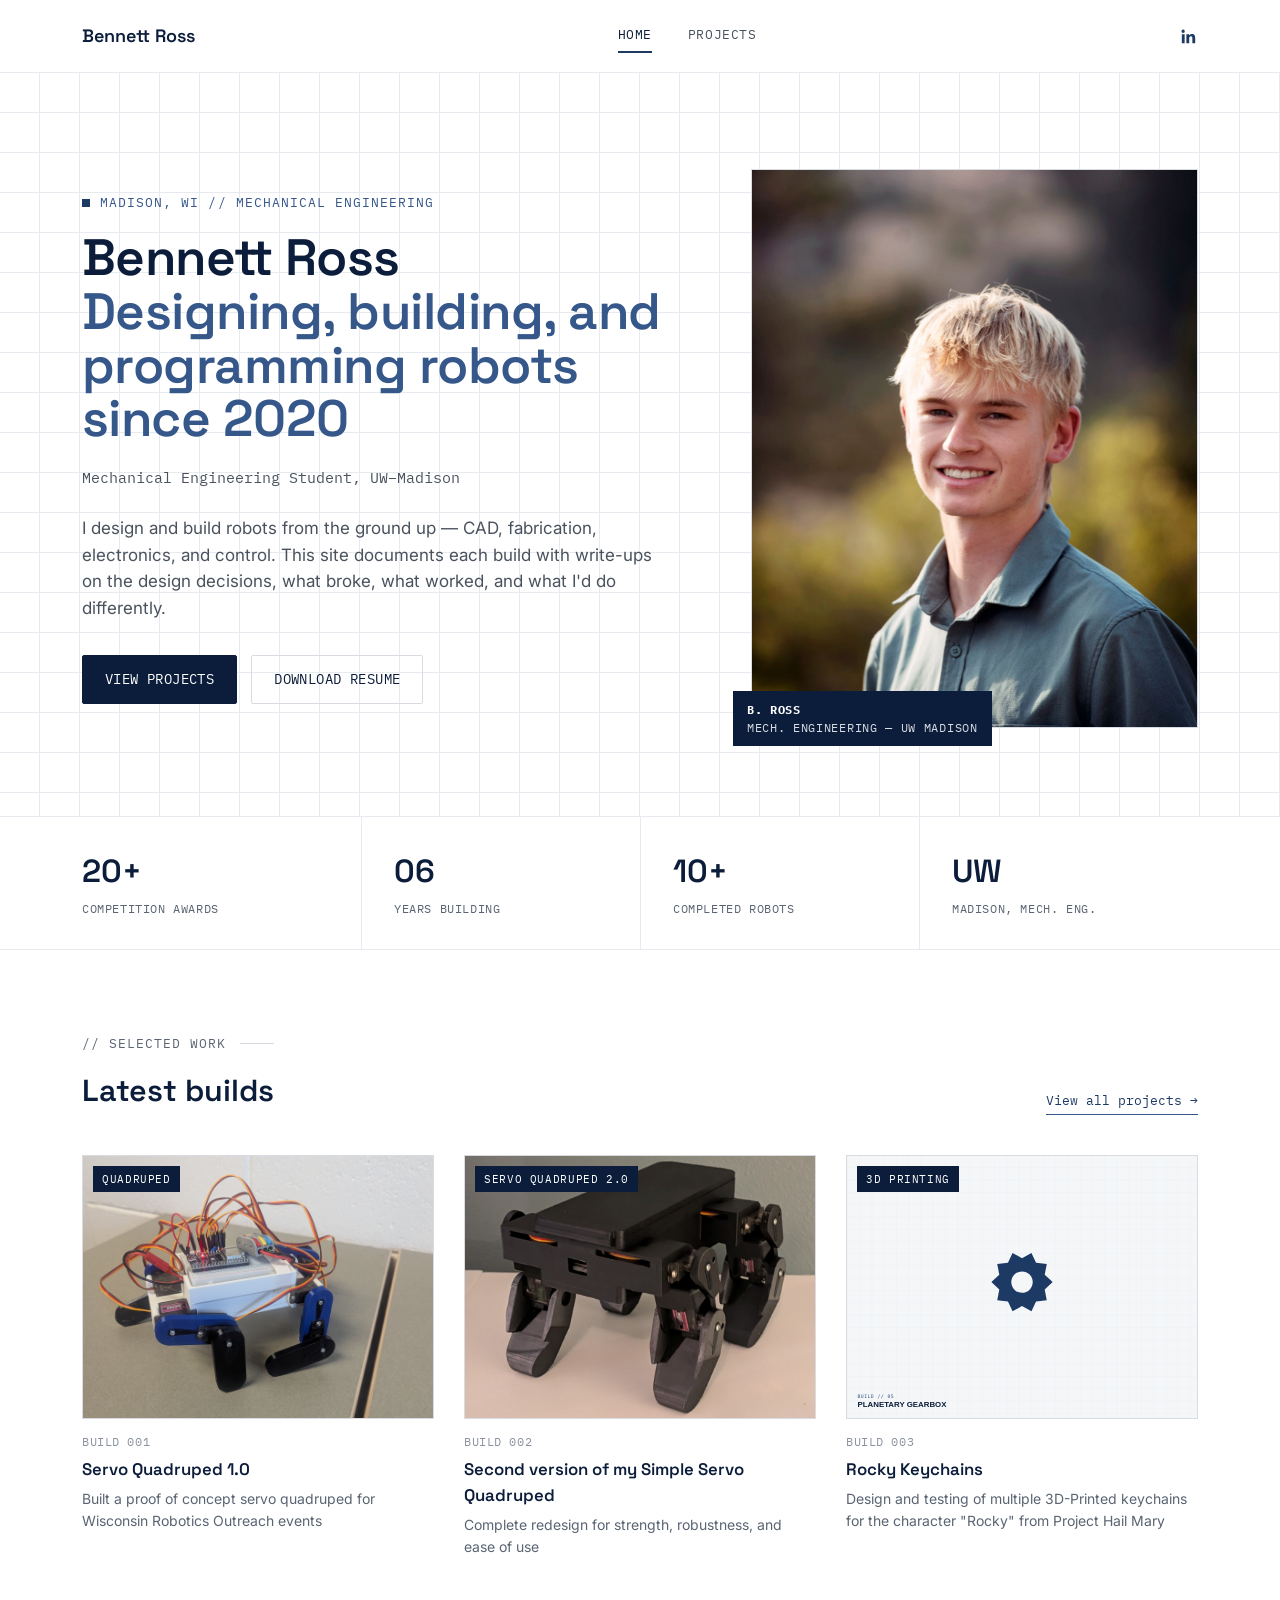
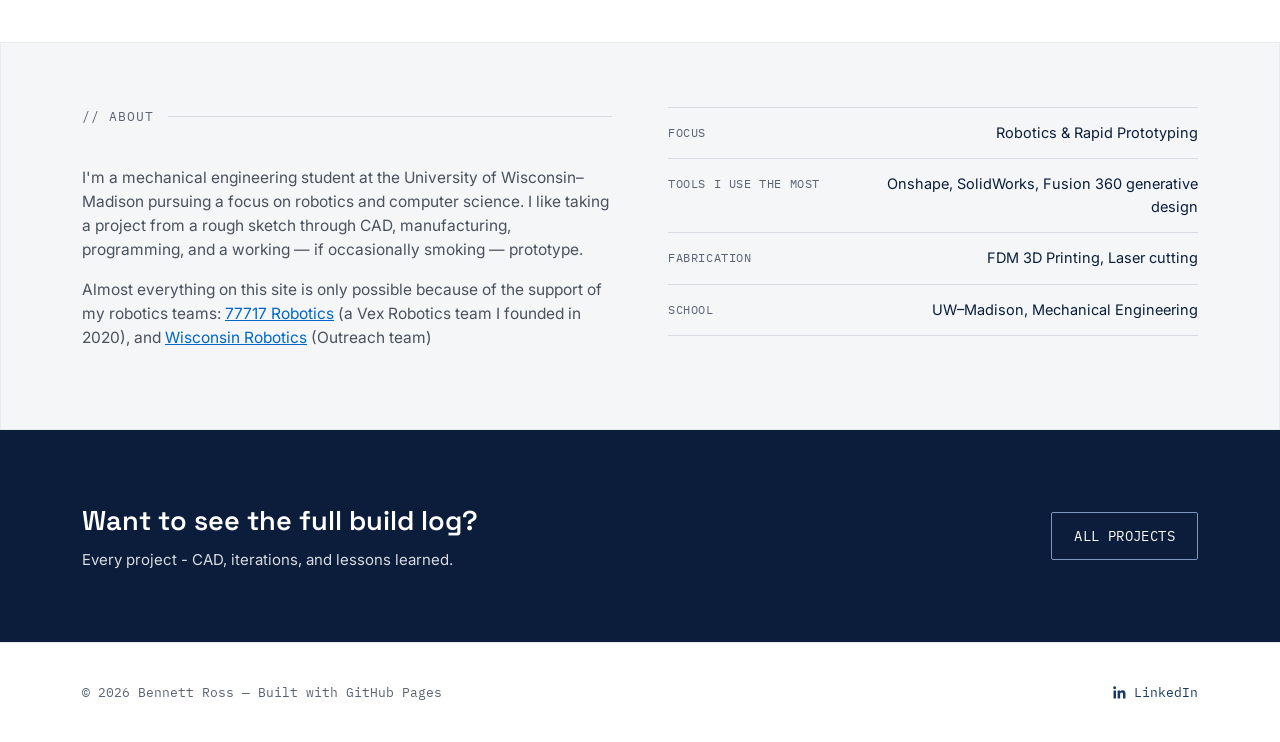
<file: index.html>
<!DOCTYPE html>
<html lang="en">
<head>
<meta charset="UTF-8">
<meta name="viewport" content="width=device-width, initial-scale=1.0">
<title>Bennett Ross - Maker &amp; Mechanical Engineer</title>
<meta name="description" content="Bennett Ross — mechanical engineering student and maker. Competitive robots, quadruped robots, and build write-ups.">
<link rel="icon" type="image/x-icon" href="assets/br-logo-pixel-art.png">
<link rel="preconnect" href="https://fonts.googleapis.com">
<link href="https://fonts.googleapis.com/css2?family=Space+Grotesk:wght@500;600;700&family=Inter:wght@400;500;600&family=IBM+Plex+Mono:wght@400;500&display=swap" rel="stylesheet">
<link rel="stylesheet" href="css/style.css">
</head>
<body>

<header class="site-header" id="siteHeader">
  <div class="wrap">
    <a href="index.html" class="brand">
      Bennett Ross
    </a>
    <nav class="main-nav" aria-label="Primary">
      <a href="index.html" aria-current="page">Home</a>
      <a href="projects.html">Projects</a>
    </nav>
    <div class="nav-social">
      <a href="https://www.linkedin.com/in/bennett-ross-42495b2b8" target="_blank" rel="noopener" aria-label="LinkedIn">
        <svg viewBox="0 0 24 24" fill="currentColor"><path d="M20.45 20.45h-3.56v-5.57c0-1.33-.02-3.04-1.85-3.04-1.85 0-2.14 1.45-2.14 2.94v5.67H9.34V9h3.42v1.56h.05c.48-.9 1.64-1.85 3.38-1.85 3.6 0 4.27 2.37 4.27 5.46v6.28zM5.34 7.43a2.07 2.07 0 1 1 0-4.13 2.07 2.07 0 0 1 0 4.13zM7.12 20.45H3.56V9h3.56v11.45z"/></svg>
      </a>
    </div>
    <button class="nav-toggle" id="navToggle" aria-label="Toggle menu" aria-expanded="false">
      <svg viewBox="0 0 24 24" fill="none" stroke="currentColor" stroke-width="2"><line x1="3" y1="6" x2="21" y2="6"/><line x1="3" y1="12" x2="21" y2="12"/><line x1="3" y1="18" x2="21" y2="18"/></svg>
    </button>
  </div>
</header>

<main>

  <!-- HERO -->
  <section class="hero blueprint-bg">
    <div class="wrap hero-inner">
      <div>
        <p class="eyebrow">Madison, WI // Mechanical Engineering</p>
        <h1>Bennett Ross<br><span class="accent">Designing, building, and programming robots since 2020</span></h1>
        <p class="hero-role">Mechanical Engineering Student, UW&#8211;Madison</p>
        <p class="lede">
          I design and build robots from the ground up —
          CAD, fabrication, electronics, and control. This site documents each build with
          write-ups on the design decisions, what broke, what worked, and what I'd do differently.
        </p>
        <div class="hero-actions">
          <a href="projects.html" class="btn btn-primary">View Projects</a>
          <a href="#" class="btn btn-outline">Download Resume</a>
        </div>
      </div>
      <div class="hero-visual">
        <div class="datum-frame">
          <span class="corner-tr"></span><span class="corner-bl"></span>
          <img src="assets/Portrait1.jpg" alt="Portrait of Bennett Ross">
        </div>
        <div class="plate">
          <strong>B. ROSS</strong>
          <span>MECH. ENGINEERING — UW MADISON</span>
        </div>
      </div>
    </div>
  </section>

  <!-- STATS -->
  <section class="stats">
    <div class="wrap">
      <div class="stat">
        <div class="num">20+</div>
        <div class="desc">Competition Awards</div>
      </div>
      <div class="stat">
        <div class="num">06</div>
        <div class="desc">Years Building</div>
      </div>
      <div class="stat">
        <div class="num">10+</div>
        <div class="desc">Completed Robots</div>
      </div>
      <div class="stat">
        <div class="num">UW</div>
        <div class="desc">Madison, Mech. Eng.</div>
      </div>
    </div>
  </section>

  <!-- LATEST PROJECTS -->
  <section class="block">
    <div class="wrap">
      <div class="block-head">
        <div>
          <div class="section-label" style="margin-bottom:14px;">
            <span class="label-text">// Selected Work</span>
            <span class="rule"></span>
          </div>
          <h2>Latest builds</h2>
        </div>
        <a href="projects.html" class="view-all">View all projects &rarr;</a>
      </div>

      <div class="project-grid">

        <a class="project-card datum-frame" href="project-detail.html">
          <span class="corner-tr"></span><span class="corner-bl"></span>
          <div class="thumb">
            <span class="tag">Quadruped</span>
            <img src="assets/projects/quad-v1-images/quad-1-0-thumb.jpg" alt="Quadruped 1.0">
          </div>
          <div class="meta">
            <span class="build-no">BUILD 001</span>
          </div>
          <h3>Servo Quadruped 1.0</h3>
          <p>Built a proof of concept servo quadruped for Wisconsin Robotics Outreach events</p>
        </a>

        <a class="project-card datum-frame" href="project-detail.html">
          <span class="corner-tr"></span><span class="corner-bl"></span>
          <div class="thumb">
            <span class="tag">Servo Quadruped 2.0</span>
            <img src="assets/projects/quad-v2-images/quad-2-1-thumb.jpg" alt="Quadruped 2.0">
          </div>
          <div class="meta">
            <span class="build-no">BUILD 002</span>
          </div>
          <h3>Second version of my Simple Servo Quadruped</h3>
          <p>Complete redesign for strength, robustness, and ease of use</p>
        </a>

        <a class="project-card datum-frame" href="project-detail.html">
          <span class="corner-tr"></span><span class="corner-bl"></span>
          <div class="thumb">
            <span class="tag">3D printing</span>
            <img src="assets/projects/thumb-gearbox.svg" alt="Planetary gearbox mechanism">
          </div>
          <div class="meta">
            <span class="build-no">BUILD 003</span>
          </div>
          <h3>Rocky Keychains</h3>
          <p>Design and testing of multiple 3D-Printed keychains for the character "Rocky" from Project Hail Mary</p>
        </a>

      </div>
    </div>
  </section>

  <!-- ABOUT -->
  <section class="block tight panel">
    <div class="wrap about-grid">
      <div>
        <div class="section-label">
          <span class="label-text">// About</span>
          <span class="rule"></span>
        </div>
        <p>
          I'm a mechanical engineering student at the University of Wisconsin&#8211;Madison pursuing
          a focus on robotics and computer science. I like taking a project from a rough sketch through
          CAD, manufacturing, programming, and a working — if occasionally smoking — prototype.
        </p>
        <p>
          Almost everything on this site is only possible because of the support of my robotics 
          teams: <a href="https://www.youtube.com/@77717robotics" class="standard-link">77717 Robotics</a> 
          (a Vex Robotics team I founded in 2020), and <a href="https://wisconsinrobotics.org/" class="standard-link">Wisconsin Robotics</a> 
          (Outreach team)
        </p>
      </div>
      <ul class="spec-list">
        <li><span>Focus</span><span>Robotics &amp; Rapid Prototyping</span></li>
        <li><span>Tools I use the most</span><span>Onshape, SolidWorks, Fusion 360 generative design</span></li>
        <li><span>Fabrication</span><span>FDM 3D Printing, Laser cutting</span></li>
        <li><span>School</span><span>UW&#8211;Madison, Mechanical Engineering</span></li>
      </ul>
    </div>
  </section>

  <!-- CTA -->
  <section class="cta-band">
    <div class="wrap">
      <div>
        <h2>Want to see the full build log?</h2>
        <p>Every project - CAD, iterations, and lessons learned.</p>
      </div>
      <a href="projects.html" class="btn btn-outline">All Projects</a>
    </div>
  </section>

</main>

<footer class="site-footer">
  <div class="wrap">
    <span class="foot-left">&copy; <span id="year"></span> Bennett Ross — Built with GitHub Pages</span>
    <div class="foot-social">
      <a href="https://www.linkedin.com/in/bennett-ross-42495b2b8" target="_blank" rel="noopener">
        <svg viewBox="0 0 24 24" fill="currentColor"><path d="M20.45 20.45h-3.56v-5.57c0-1.33-.02-3.04-1.85-3.04-1.85 0-2.14 1.45-2.14 2.94v5.67H9.34V9h3.42v1.56h.05c.48-.9 1.64-1.85 3.38-1.85 3.6 0 4.27 2.37 4.27 5.46v6.28zM5.34 7.43a2.07 2.07 0 1 1 0-4.13 2.07 2.07 0 0 1 0 4.13zM7.12 20.45H3.56V9h3.56v11.45z"/></svg>
        LinkedIn
      </a>
    </div>
  </div>
</footer>

<script src="js/main.js"></script>
</body>
</html>
</file>
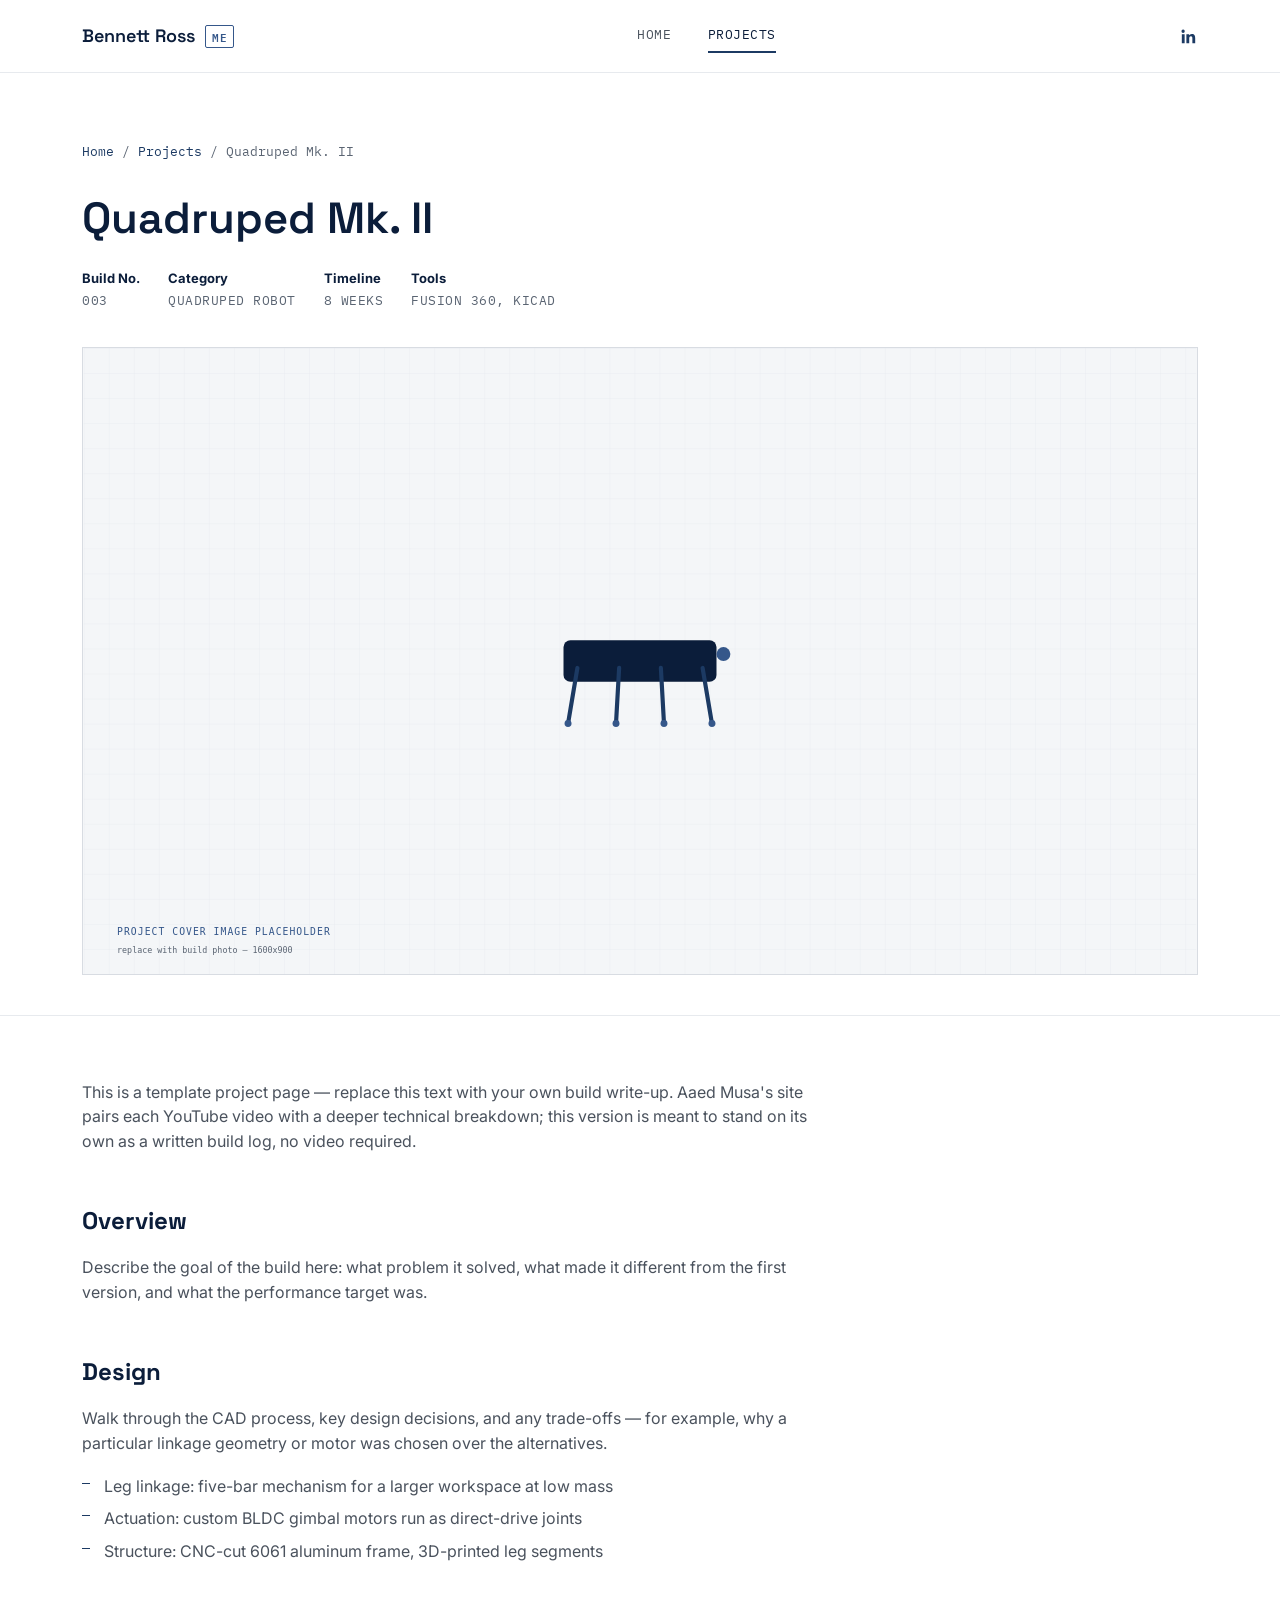
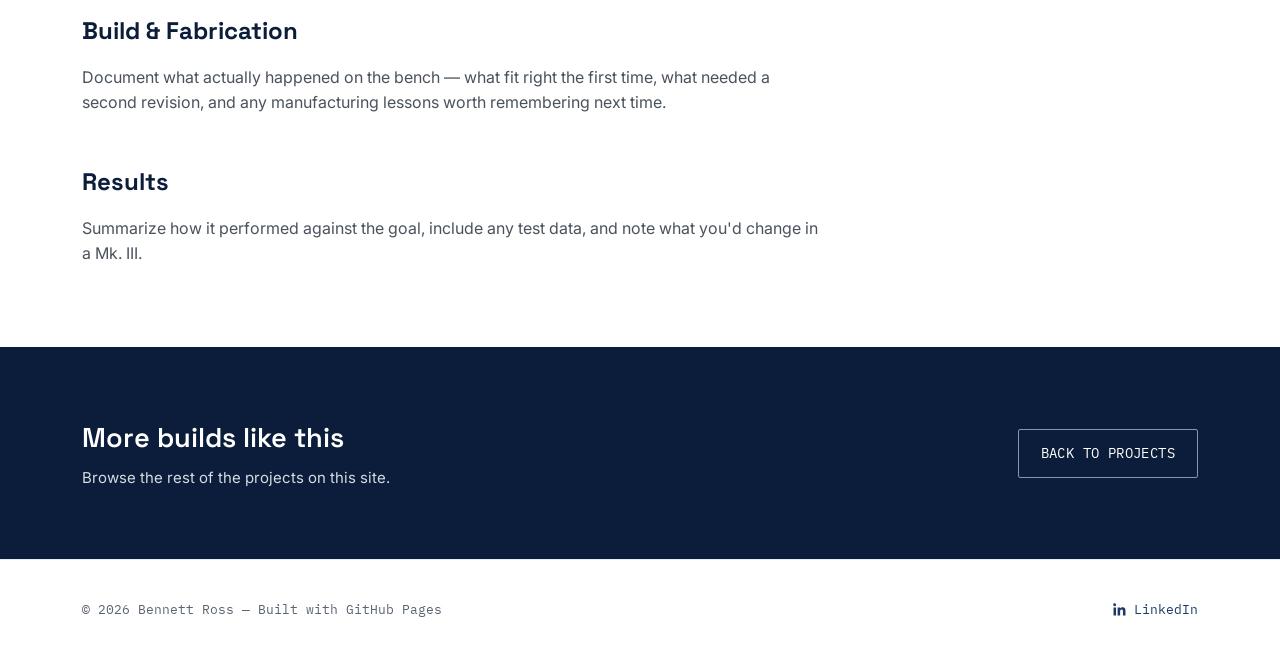
<file: project-detail.html>
<!DOCTYPE html>
<html lang="en">
<head>
<meta charset="UTF-8">
<meta name="viewport" content="width=device-width, initial-scale=1.0">
<title>Quadruped Mk. II — Bennett Ross</title>
<meta name="description" content="Project write-up: Quadruped 2.0">
<link rel="preconnect" href="https://fonts.googleapis.com">
<link href="https://fonts.googleapis.com/css2?family=Space+Grotesk:wght@500;600;700&family=Inter:wght@400;500;600&family=IBM+Plex+Mono:wght@400;500&display=swap" rel="stylesheet">
<link rel="stylesheet" href="css/style.css">
</head>
<body>

<header class="site-header" id="siteHeader">
  <div class="wrap">
    <a href="index.html" class="brand">
      Bennett Ross <span class="brand-mark">ME</span>
    </a>
    <nav class="main-nav" aria-label="Primary">
      <a href="index.html">Home</a>
      <a href="projects.html" aria-current="page">Projects</a>
    </nav>
    <div class="nav-social">
      <a href="https://www.linkedin.com/in/bennett-ross-42495b2b8" target="_blank" rel="noopener" aria-label="LinkedIn">
        <svg viewBox="0 0 24 24" fill="currentColor"><path d="M20.45 20.45h-3.56v-5.57c0-1.33-.02-3.04-1.85-3.04-1.85 0-2.14 1.45-2.14 2.94v5.67H9.34V9h3.42v1.56h.05c.48-.9 1.64-1.85 3.38-1.85 3.6 0 4.27 2.37 4.27 5.46v6.28zM5.34 7.43a2.07 2.07 0 1 1 0-4.13 2.07 2.07 0 0 1 0 4.13zM7.12 20.45H3.56V9h3.56v11.45z"/></svg>
      </a>
    </div>
    <button class="nav-toggle" id="navToggle" aria-label="Toggle menu" aria-expanded="false">
      <svg viewBox="0 0 24 24" fill="none" stroke="currentColor" stroke-width="2"><line x1="3" y1="6" x2="21" y2="6"/><line x1="3" y1="12" x2="21" y2="12"/><line x1="3" y1="18" x2="21" y2="18"/></svg>
    </button>
  </div>
</header>

<main>

  <section class="detail-hero">
    <div class="wrap">
      <p class="breadcrumb"><a href="index.html">Home</a> / <a href="projects.html">Projects</a> / Quadruped Mk. II</p>
      <h1>Quadruped Mk. II</h1>
      <div class="detail-meta">
        <div><strong>Build No.</strong>003</div>
        <div><strong>Category</strong>Quadruped Robot</div>
        <div><strong>Timeline</strong>8 weeks</div>
        <div><strong>Tools</strong>Fusion 360, KiCad</div>
      </div>
      <div class="hero-img">
        <img src="assets/projects/detail-cover.svg" alt="Quadruped Mk. II robot, full build photo">
      </div>
    </div>
  </section>

  <section class="block tight">
    <div class="wrap">
      <div class="prose">
        <p>
          This is a template project page — replace this text with your own build write-up.
          Aaed Musa's site pairs each YouTube video with a deeper technical breakdown; this
          version is meant to stand on its own as a written build log, no video required.
        </p>

        <h2>Overview</h2>
        <p>
          Describe the goal of the build here: what problem it solved, what made it different
          from the first version, and what the performance target was.
        </p>

        <h2>Design</h2>
        <p>
          Walk through the CAD process, key design decisions, and any trade-offs — for example,
          why a particular linkage geometry or motor was chosen over the alternatives.
        </p>
        <ul>
          <li>Leg linkage: five-bar mechanism for a larger workspace at low mass</li>
          <li>Actuation: custom BLDC gimbal motors run as direct-drive joints</li>
          <li>Structure: CNC-cut 6061 aluminum frame, 3D-printed leg segments</li>
        </ul>

        <h2>Build &amp; Fabrication</h2>
        <p>
          Document what actually happened on the bench — what fit right the first time, what
          needed a second revision, and any manufacturing lessons worth remembering next time.
        </p>

        <h2>Results</h2>
        <p>
          Summarize how it performed against the goal, include any test data, and note what
          you'd change in a Mk. III.
        </p>
      </div>
    </div>
  </section>

  <section class="cta-band">
    <div class="wrap">
      <div>
        <h2>More builds like this</h2>
        <p>Browse the rest of the projects on this site.</p>
      </div>
      <a href="projects.html" class="btn btn-outline">Back to Projects</a>
    </div>
  </section>

</main>

<footer class="site-footer">
  <div class="wrap">
    <span class="foot-left">&copy; <span id="year"></span> Bennett Ross — Built with GitHub Pages</span>
    <div class="foot-social">
      <a href="https://www.linkedin.com/in/YOUR-LINKEDIN" target="_blank" rel="noopener">
        <svg viewBox="0 0 24 24" fill="currentColor"><path d="M20.45 20.45h-3.56v-5.57c0-1.33-.02-3.04-1.85-3.04-1.85 0-2.14 1.45-2.14 2.94v5.67H9.34V9h3.42v1.56h.05c.48-.9 1.64-1.85 3.38-1.85 3.6 0 4.27 2.37 4.27 5.46v6.28zM5.34 7.43a2.07 2.07 0 1 1 0-4.13 2.07 2.07 0 0 1 0 4.13zM7.12 20.45H3.56V9h3.56v11.45z"/></svg>
        LinkedIn
      </a>
    </div>
  </div>
</footer>

<script src="js/main.js"></script>
</body>
</html>
</file>
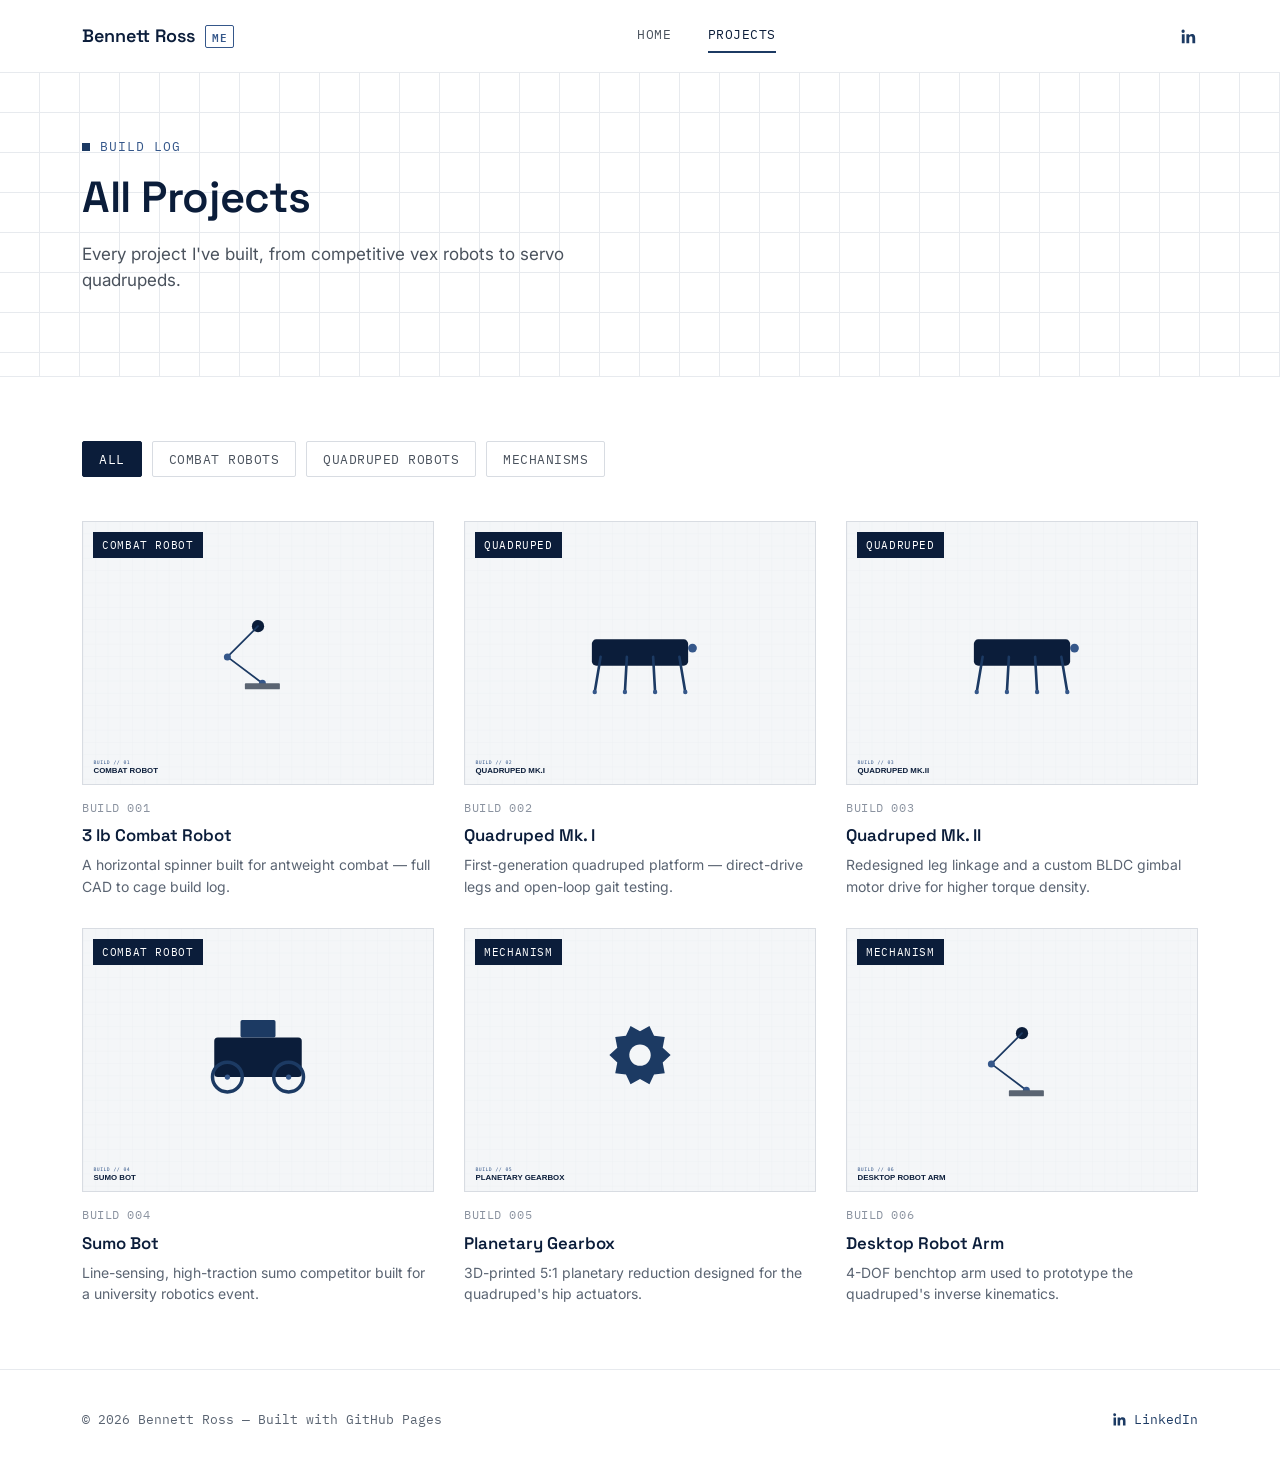
<file: projects.html>
<!DOCTYPE html>
<html lang="en">
<head>
<meta charset="UTF-8">
<meta name="viewport" content="width=device-width, initial-scale=1.0">
<title>Projects — Bennett Ross</title>
<meta name="description" content="All projects by Bennett Ross — competitive robots, quadruped robots, and mechanisms.">
<link rel="preconnect" href="https://fonts.googleapis.com">
<link href="https://fonts.googleapis.com/css2?family=Space+Grotesk:wght@500;600;700&family=Inter:wght@400;500;600&family=IBM+Plex+Mono:wght@400;500&display=swap" rel="stylesheet">
<link rel="stylesheet" href="css/style.css">
</head>
<body>

<header class="site-header" id="siteHeader">
  <div class="wrap">
    <a href="index.html" class="brand">
      Bennett Ross <span class="brand-mark">ME</span>
    </a>
    <nav class="main-nav" aria-label="Primary">
      <a href="index.html">Home</a>
      <a href="projects.html" aria-current="page">Projects</a>
    </nav>
    <div class="nav-social">
      <a href="https://www.linkedin.com/in/bennett-ross-42495b2b8" target="_blank" rel="noopener" aria-label="LinkedIn">
        <svg viewBox="0 0 24 24" fill="currentColor"><path d="M20.45 20.45h-3.56v-5.57c0-1.33-.02-3.04-1.85-3.04-1.85 0-2.14 1.45-2.14 2.94v5.67H9.34V9h3.42v1.56h.05c.48-.9 1.64-1.85 3.38-1.85 3.6 0 4.27 2.37 4.27 5.46v6.28zM5.34 7.43a2.07 2.07 0 1 1 0-4.13 2.07 2.07 0 0 1 0 4.13zM7.12 20.45H3.56V9h3.56v11.45z"/></svg>
      </a>
    </div>
    <button class="nav-toggle" id="navToggle" aria-label="Toggle menu" aria-expanded="false">
      <svg viewBox="0 0 24 24" fill="none" stroke="currentColor" stroke-width="2"><line x1="3" y1="6" x2="21" y2="6"/><line x1="3" y1="12" x2="21" y2="12"/><line x1="3" y1="18" x2="21" y2="18"/></svg>
    </button>
  </div>
</header>

<main>

  <section class="hero blueprint-bg" style="padding: 64px 0 48px;">
    <div class="wrap">
      <p class="eyebrow">Build Log</p>
      <h1 style="font-size: clamp(2rem, 3.4vw, 2.9rem);">All Projects</h1>
      <p class="lede">
        Every project I've built, from competitive vex robots to servo quadrupeds.
      </p>
    </div>
  </section>

  <section class="block tight">
    <div class="wrap">

      <div class="filter-bar" id="filterBar">
        <button class="filter-btn active" data-filter="all">All</button>
        <button class="filter-btn" data-filter="combat">Combat Robots</button>
        <button class="filter-btn" data-filter="quadruped">Quadruped Robots</button>
        <button class="filter-btn" data-filter="mechanism">Mechanisms</button>
      </div>

      <div class="project-grid" id="projectGrid">

        <a class="project-card datum-frame" data-category="combat" href="project-detail.html">
          <span class="corner-tr"></span><span class="corner-bl"></span>
          <div class="thumb">
            <span class="tag">Combat Robot</span>
            <img src="assets/projects/thumb-battlebot.svg" alt="Antweight combat robot with horizontal spinner">
          </div>
          <div class="meta"><span class="build-no">BUILD 001</span></div>
          <h3>3 lb Combat Robot</h3>
          <p>A horizontal spinner built for antweight combat — full CAD to cage build log.</p>
        </a>

        <a class="project-card datum-frame" data-category="quadruped" href="project-detail.html">
          <span class="corner-tr"></span><span class="corner-bl"></span>
          <div class="thumb">
            <span class="tag">Quadruped</span>
            <img src="assets/projects/thumb-quadruped-1.svg" alt="Quadruped Mk. I robot">
          </div>
          <div class="meta"><span class="build-no">BUILD 002</span></div>
          <h3>Quadruped Mk. I</h3>
          <p>First-generation quadruped platform — direct-drive legs and open-loop gait testing.</p>
        </a>

        <a class="project-card datum-frame" data-category="quadruped" href="project-detail.html">
          <span class="corner-tr"></span><span class="corner-bl"></span>
          <div class="thumb">
            <span class="tag">Quadruped</span>
            <img src="assets/projects/thumb-quadruped-2.svg" alt="Quadruped Mk. II robot">
          </div>
          <div class="meta"><span class="build-no">BUILD 003</span></div>
          <h3>Quadruped Mk. II</h3>
          <p>Redesigned leg linkage and a custom BLDC gimbal motor drive for higher torque density.</p>
        </a>

        <a class="project-card datum-frame" data-category="combat" href="project-detail.html">
          <span class="corner-tr"></span><span class="corner-bl"></span>
          <div class="thumb">
            <span class="tag">Combat Robot</span>
            <img src="assets/projects/thumb-sumo.svg" alt="Sumo robot">
          </div>
          <div class="meta"><span class="build-no">BUILD 004</span></div>
          <h3>Sumo Bot</h3>
          <p>Line-sensing, high-traction sumo competitor built for a university robotics event.</p>
        </a>

        <a class="project-card datum-frame" data-category="mechanism" href="project-detail.html">
          <span class="corner-tr"></span><span class="corner-bl"></span>
          <div class="thumb">
            <span class="tag">Mechanism</span>
            <img src="assets/projects/thumb-gearbox.svg" alt="Planetary gearbox mechanism">
          </div>
          <div class="meta"><span class="build-no">BUILD 005</span></div>
          <h3>Planetary Gearbox</h3>
          <p>3D-printed 5:1 planetary reduction designed for the quadruped's hip actuators.</p>
        </a>

        <a class="project-card datum-frame" data-category="mechanism" href="project-detail.html">
          <span class="corner-tr"></span><span class="corner-bl"></span>
          <div class="thumb">
            <span class="tag">Mechanism</span>
            <img src="assets/projects/thumb-arm.svg" alt="Desktop robot arm">
          </div>
          <div class="meta"><span class="build-no">BUILD 006</span></div>
          <h3>Desktop Robot Arm</h3>
          <p>4-DOF benchtop arm used to prototype the quadruped's inverse kinematics.</p>
        </a>

      </div>

      <p id="emptyState" style="display:none; font-family: var(--font-mono); color: var(--gray-600); padding: 40px 0; text-align:center;">
        No projects in this category yet.
      </p>

    </div>
  </section>

</main>

<footer class="site-footer">
  <div class="wrap">
    <span class="foot-left">&copy; <span id="year"></span> Bennett Ross — Built with GitHub Pages</span>
    <div class="foot-social">
      <a href="https://www.linkedin.com/in/YOUR-LINKEDIN" target="_blank" rel="noopener">
        <svg viewBox="0 0 24 24" fill="currentColor"><path d="M20.45 20.45h-3.56v-5.57c0-1.33-.02-3.04-1.85-3.04-1.85 0-2.14 1.45-2.14 2.94v5.67H9.34V9h3.42v1.56h.05c.48-.9 1.64-1.85 3.38-1.85 3.6 0 4.27 2.37 4.27 5.46v6.28zM5.34 7.43a2.07 2.07 0 1 1 0-4.13 2.07 2.07 0 0 1 0 4.13zM7.12 20.45H3.56V9h3.56v11.45z"/></svg>
        LinkedIn
      </a>
    </div>
  </div>
</footer>

<script src="js/main.js"></script>
</body>
</html>
</file>
<file: css/style.css>
/* ============================================================
   Bennett Ross — Maker Portfolio
   Design system: blueprint / technical-drawing inspired
   Palette: navy, gray, white — no color outside this system
   ============================================================ */

:root {
  /* Color */
  --navy-900: #0b1d3a;
  --navy-800: #122a4e;
  --navy-700: #1c3a63;
  --navy-500: #35578a;
  --navy-300: #7f97bd;
  --gray-700: #4a525d;
  --gray-600: #5a6472;
  --gray-400: #8b93a0;
  --gray-300: #d8dce2;
  --gray-200: #e7eaee;
  --gray-100: #f4f6f8;
  --white: #ffffff;

  /* Type */
  --font-display: "Space Grotesk", "Arial Narrow", sans-serif;
  --font-body: "Inter", -apple-system, "Segoe UI", sans-serif;
  --font-mono: "IBM Plex Mono", "Courier New", monospace;

  /* Layout */
  --max-width: 1180px;
  --edge: 32px;
  --radius: 2px;
}

* { box-sizing: border-box; }

html {
  scroll-behavior: smooth;
}

@media (prefers-reduced-motion: reduce) {
  html { scroll-behavior: auto; }
  * { animation-duration: 0.01ms !important; transition-duration: 0.01ms !important; }
}

body {
  margin: 0;
  font-family: var(--font-body);
  color: var(--navy-900);
  background: var(--white);
  -webkit-font-smoothing: antialiased;
  line-height: 1.55;
}

a { color: inherit; text-decoration: none; }
img { max-width: 100%; display: block; }
ul { list-style: none; margin: 0; padding: 0; }

:focus-visible {
  outline: 2px solid var(--navy-500);
  outline-offset: 3px;
}

.wrap {
  max-width: var(--max-width);
  margin: 0 auto;
  padding: 0 var(--edge);
}

.standard-link {
  color: #0066cc;               /* Distinct link color */
  text-decoration: underline;   /* Classic underline */
  cursor: pointer;              /* Hand icon on hover */
}

/* Hover and keyboard focus states */
.standard-link:hover,
.standard-link:focus {
  color: #004499;               /* Slightly darker on hover */
  text-decoration-thickness: 2px;
}

/* While being clicked */
.standard-link:active {
  color: #cc0000;
}

/* ----------------------------------------------------------
   Blueprint grid background — used behind the hero
   ---------------------------------------------------------- */
.blueprint-bg {
  background-image:
    linear-gradient(var(--gray-200) 1px, transparent 1px),
    linear-gradient(90deg, var(--gray-200) 1px, transparent 1px);
  background-size: 40px 40px;
  background-position: -1px -1px;
}

/* ----------------------------------------------------------
   Datum / corner-bracket signature element
   Evokes a CAD viewport selection or drawing datum mark.
   Applied to framed images and project cards.
   ---------------------------------------------------------- */
.datum-frame {
  position: relative;
}
.datum-frame::before,
.datum-frame::after,
.datum-frame > .corner-br,
.datum-frame > .corner-tr {
  content: "";
  position: absolute;
  width: 16px;
  height: 16px;
  border: 2px solid var(--navy-700);
  opacity: 0;
  transition: opacity 0.25s ease, transform 0.25s ease;
  pointer-events: none;
}
.datum-frame::before { /* top-left */
  top: -1px; left: -1px;
  border-right: none; border-bottom: none;
  transform: translate(-4px, -4px);
}
.datum-frame::after { /* bottom-right */
  bottom: -1px; right: -1px;
  border-left: none; border-top: none;
  transform: translate(4px, 4px);
}
.datum-frame .corner-tr {
  top: -1px; right: -1px;
  border-left: none; border-bottom: none;
  transform: translate(4px, -4px);
}
.datum-frame .corner-bl {
  bottom: -1px; left: -1px;
  border-right: none; border-top: none;
  transform: translate(-4px, 4px);
}
.datum-frame:hover::before,
.datum-frame:hover::after,
.datum-frame:hover .corner-tr,
.datum-frame:hover .corner-bl,
.datum-frame:focus-within::before,
.datum-frame:focus-within::after,
.datum-frame:focus-within .corner-tr,
.datum-frame:focus-within .corner-bl {
  opacity: 1;
  transform: translate(0, 0);
}

/* ----------------------------------------------------------
   Section label — dimension-line style divider
   ---------------------------------------------------------- */
.section-label {
  display: flex;
  align-items: center;
  gap: 14px;
  margin-bottom: 40px;
}
.section-label .tick {
  width: 28px;
  height: 1px;
  background: var(--gray-400);
  position: relative;
}
.section-label .tick::before,
.section-label .tick::after {
  content: "";
  position: absolute;
  top: -4px;
  width: 1px;
  height: 9px;
  background: var(--gray-400);
}
.section-label .tick::before { left: 0; }
.section-label .tick::after { right: 0; }
.section-label span.label-text {
  font-family: var(--font-mono);
  font-size: 12.5px;
  letter-spacing: 0.08em;
  text-transform: uppercase;
  color: var(--gray-600);
  white-space: nowrap;
}
.section-label .rule {
  flex: 1;
  height: 1px;
  background: var(--gray-300);
}

/* ----------------------------------------------------------
   Header / nav
   ---------------------------------------------------------- */
.site-header {
  position: sticky;
  top: 0;
  z-index: 50;
  background: rgba(255, 255, 255, 0.9);
  backdrop-filter: blur(8px);
  border-bottom: 1px solid var(--gray-200);
}
.site-header .wrap {
  display: flex;
  align-items: center;
  justify-content: space-between;
  height: 72px;
}
.brand {
  display: flex;
  align-items: baseline;
  gap: 10px;
  font-family: var(--font-display);
  font-weight: 600;
  font-size: 18px;
  color: var(--navy-900);
}
.brand .brand-mark {
  font-family: var(--font-mono);
  font-size: 11px;
  color: var(--navy-500);
  border: 1px solid var(--navy-500);
  padding: 2px 6px;
  border-radius: var(--radius);
  letter-spacing: 0.05em;
}
.main-nav {
  display: flex;
  align-items: center;
  gap: 36px;
}
.main-nav a {
  font-family: var(--font-mono);
  font-size: 13px;
  letter-spacing: 0.04em;
  text-transform: uppercase;
  color: var(--gray-700);
  padding: 6px 0;
  border-bottom: 2px solid transparent;
  transition: color 0.15s ease, border-color 0.15s ease;
}
.main-nav a:hover,
.main-nav a[aria-current="page"] {
  color: var(--navy-900);
  border-bottom-color: var(--navy-700);
}
.nav-social {
  display: flex;
  align-items: center;
  gap: 18px;
}
.nav-social a {
  display: flex;
  align-items: center;
  color: var(--navy-700);
  transition: color 0.15s ease, transform 0.15s ease;
}
.nav-social a:hover { color: var(--navy-500); transform: translateY(-1px); }
.nav-social svg { width: 19px; height: 19px; }

.nav-toggle {
  display: none;
  background: none;
  border: 1px solid var(--gray-300);
  border-radius: var(--radius);
  width: 40px;
  height: 40px;
  align-items: center;
  justify-content: center;
  cursor: pointer;
}
.nav-toggle svg { width: 20px; height: 20px; color: var(--navy-900); }

/* ----------------------------------------------------------
   Hero
   ---------------------------------------------------------- */
.hero {
  padding: 96px 0 88px;
  border-bottom: 1px solid var(--gray-200);
}
.hero-inner {
  display: grid;
  grid-template-columns: 1.15fr 0.85fr;
  gap: 64px;
  align-items: center;
}
.eyebrow {
  font-family: var(--font-mono);
  font-size: 13px;
  letter-spacing: 0.08em;
  text-transform: uppercase;
  color: var(--navy-500);
  margin: 0 0 18px;
  display: flex;
  align-items: center;
  gap: 10px;
}
.eyebrow::before {
  content: "";
  width: 8px;
  height: 8px;
  background: var(--navy-700);
  display: inline-block;
}
.hero h1 {
  font-family: var(--font-display);
  font-weight: 600;
  font-size: clamp(2.4rem, 4vw, 3.6rem);
  line-height: 1.05;
  margin: 0 0 20px;
  color: var(--navy-900);
  letter-spacing: -0.01em;
}
.hero h1 .accent { color: var(--navy-500); }
.hero-role {
  font-family: var(--font-mono);
  font-size: 15px;
  color: var(--gray-700);
  margin: 0 0 26px;
}
.hero p.lede {
  font-size: 17px;
  color: var(--gray-700);
  max-width: 52ch;
  margin: 0 0 34px;
}
.hero-actions {
  display: flex;
  gap: 14px;
  flex-wrap: wrap;
}

.btn {
  font-family: var(--font-mono);
  font-size: 13.5px;
  letter-spacing: 0.03em;
  text-transform: uppercase;
  padding: 13px 22px;
  border-radius: var(--radius);
  display: inline-flex;
  align-items: center;
  gap: 8px;
  transition: background 0.15s ease, color 0.15s ease, border-color 0.15s ease, transform 0.15s ease;
  cursor: pointer;
  border: 1px solid transparent;
}
.btn-primary {
  background: var(--navy-900);
  color: var(--white);
  border-color: var(--navy-900);
}
.btn-primary:hover { background: var(--navy-700); transform: translateY(-1px); }
.btn-outline {
  background: transparent;
  color: var(--navy-900);
  border-color: var(--gray-300);
}
.btn-outline:hover { border-color: var(--navy-700); background: var(--gray-100); }

/* Hero visual: technical portrait / photo frame with datum marks */
.hero-visual {
  position: relative;
}
.hero-visual .datum-frame {
  aspect-ratio: 4 / 5;
  overflow: hidden;
  background: var(--gray-100);
  border: 1px solid var(--gray-300);
}
.hero-visual img {
  width: 100%;
  height: 100%;
  object-fit: cover;
}
.hero-visual .plate {
  position: absolute;
  bottom: -18px;
  left: -18px;
  background: var(--navy-900);
  color: var(--white);
  font-family: var(--font-mono);
  font-size: 11.5px;
  letter-spacing: 0.06em;
  padding: 10px 14px;
  line-height: 1.5;
}
.hero-visual .plate strong { color: var(--white); display: block; font-size: 12px; }
.hero-visual .plate span { color: var(--gray-300); }

/* ----------------------------------------------------------
   Stats strip
   ---------------------------------------------------------- */
.stats {
  border-bottom: 1px solid var(--gray-200);
}
.stats .wrap {
  display: grid;
  grid-template-columns: repeat(4, 1fr);
}
.stat {
  padding: 30px var(--edge);
  border-left: 1px solid var(--gray-200);
}
.stat:first-child { border-left: none; padding-left: 0; }
.stat .num {
  font-family: var(--font-display);
  font-size: 2rem;
  font-weight: 600;
  color: var(--navy-900);
}
.stat .desc {
  font-family: var(--font-mono);
  font-size: 12px;
  letter-spacing: 0.05em;
  text-transform: uppercase;
  color: var(--gray-600);
  margin-top: 4px;
}

/* ----------------------------------------------------------
   Sections
   ---------------------------------------------------------- */
section.block {
  padding: 84px 0;
}
section.block.tight { padding: 64px 0; }
.block-head {
  display: flex;
  justify-content: space-between;
  align-items: flex-end;
  margin-bottom: 40px;
  gap: 24px;
}
.block-head h2 {
  font-family: var(--font-display);
  font-size: 1.9rem;
  font-weight: 600;
  margin: 0;
  color: var(--navy-900);
}
.block-head .view-all {
  font-family: var(--font-mono);
  font-size: 13px;
  color: var(--navy-700);
  border-bottom: 1px solid var(--navy-500);
  padding-bottom: 2px;
  white-space: nowrap;
}
.block-head .view-all:hover { color: var(--navy-500); }

/* ----------------------------------------------------------
   Project grid — every image locked to identical ratio
   ---------------------------------------------------------- */
.project-grid {
  display: grid;
  grid-template-columns: repeat(3, 1fr);
  gap: 30px;
}
.project-card {
  display: block;
  color: inherit;
}
.project-card .thumb {
  aspect-ratio: 4 / 3;   /* every project image is forced to this ratio */
  width: 100%;
  overflow: hidden;
  background: var(--gray-100);
  border: 1px solid var(--gray-300);
  position: relative;
}
.project-card .thumb img {
  width: 100%;
  height: 100%;
  object-fit: cover;      /* crops instead of distorting, keeps sizes uniform */
  transition: transform 0.4s ease;
}
.project-card:hover .thumb img { transform: scale(1.045); }

.project-card .tag {
  position: absolute;
  top: 10px;
  left: 10px;
  background: var(--navy-900);
  color: var(--white);
  font-family: var(--font-mono);
  font-size: 10.5px;
  letter-spacing: 0.06em;
  text-transform: uppercase;
  padding: 5px 9px;
}
.project-card .meta {
  display: flex;
  justify-content: space-between;
  align-items: baseline;
  margin-top: 14px;
}
.project-card .build-no {
  font-family: var(--font-mono);
  font-size: 11.5px;
  color: var(--gray-400);
  letter-spacing: 0.05em;
}
.project-card h3 {
  font-family: var(--font-display);
  font-size: 1.05rem;
  font-weight: 600;
  margin: 6px 0 6px;
  color: var(--navy-900);
}
.project-card p {
  font-size: 14px;
  color: var(--gray-600);
  margin: 0;
}

/* ----------------------------------------------------------
   Filter bar (projects page)
   ---------------------------------------------------------- */
.filter-bar {
  display: flex;
  gap: 10px;
  flex-wrap: wrap;
  margin-bottom: 44px;
}
.filter-btn {
  font-family: var(--font-mono);
  font-size: 12.5px;
  letter-spacing: 0.04em;
  text-transform: uppercase;
  padding: 9px 16px;
  border: 1px solid var(--gray-300);
  background: var(--white);
  color: var(--gray-700);
  border-radius: var(--radius);
  cursor: pointer;
  transition: all 0.15s ease;
}
.filter-btn:hover { border-color: var(--navy-500); color: var(--navy-900); }
.filter-btn.active {
  background: var(--navy-900);
  border-color: var(--navy-900);
  color: var(--white);
}

/* ----------------------------------------------------------
   About / skills panel
   ---------------------------------------------------------- */
.panel {
  background: var(--gray-100);
  border: 1px solid var(--gray-200);
}
.about-grid {
  display: grid;
  grid-template-columns: 1fr 1fr;
  gap: 56px;
}
.about-grid p { color: var(--gray-700); font-size: 15.5px; }
.spec-list {
  border-top: 1px solid var(--gray-300);
}
.spec-list li {
  display: flex;
  justify-content: space-between;
  padding: 14px 0;
  border-bottom: 1px solid var(--gray-300);
  font-size: 14.5px;
}
.spec-list li span:first-child {
  font-family: var(--font-mono);
  color: var(--gray-600);
  text-transform: uppercase;
  font-size: 12px;
  letter-spacing: 0.05em;
  padding-top: 2px;
}
.spec-list li span:last-child { color: var(--navy-900); text-align: right; max-width: 60%; }

/* ----------------------------------------------------------
   CTA band
   ---------------------------------------------------------- */
.cta-band {
  background: var(--navy-900);
  color: var(--white);
  padding: 70px 0;
}
.cta-band .wrap {
  display: flex;
  justify-content: space-between;
  align-items: center;
  gap: 24px;
  flex-wrap: wrap;
}
.cta-band h2 {
  font-family: var(--font-display);
  font-size: 1.7rem;
  font-weight: 600;
  margin: 0 0 6px;
}
.cta-band p { color: var(--gray-300); margin: 0; font-size: 15px; }
.cta-band .btn-outline {
  border-color: var(--navy-300);
  color: var(--white);
}
.cta-band .btn-outline:hover { background: var(--navy-700); border-color: var(--navy-700); }

/* ----------------------------------------------------------
   Footer
   ---------------------------------------------------------- */
.site-footer {
  border-top: 1px solid var(--gray-200);
  padding: 40px 0;
}
.site-footer .wrap {
  display: flex;
  justify-content: space-between;
  align-items: center;
  flex-wrap: wrap;
  gap: 16px;
}
.site-footer .foot-left {
  font-family: var(--font-mono);
  font-size: 12.5px;
  color: var(--gray-600);
}
.site-footer .foot-social {
  display: flex;
  gap: 16px;
  align-items: center;
}
.site-footer .foot-social a {
  color: var(--navy-700);
  display: flex;
  align-items: center;
  gap: 6px;
  font-family: var(--font-mono);
  font-size: 12.5px;
}
.site-footer .foot-social svg { width: 17px; height: 17px; }
.site-footer .foot-social a:hover { color: var(--navy-500); }

/* ----------------------------------------------------------
   Project detail page
   ---------------------------------------------------------- */
.detail-hero {
  padding: 56px 0 40px;
  border-bottom: 1px solid var(--gray-200);
}
.breadcrumb {
  font-family: var(--font-mono);
  font-size: 12.5px;
  color: var(--gray-600);
  margin-bottom: 24px;
}
.breadcrumb a { color: var(--navy-700); }
.breadcrumb a:hover { color: var(--navy-500); }
.detail-hero h1 {
  font-family: var(--font-display);
  font-size: clamp(2rem, 3.4vw, 2.9rem);
  font-weight: 600;
  margin: 0 0 16px;
  color: var(--navy-900);
}
.detail-meta {
  display: flex;
  gap: 28px;
  flex-wrap: wrap;
  font-family: var(--font-mono);
  font-size: 12.5px;
  color: var(--gray-600);
  text-transform: uppercase;
  letter-spacing: 0.04em;
}
.detail-meta strong { color: var(--navy-900); display: block; font-size: 13px; margin-bottom: 3px; text-transform: none; letter-spacing: 0; font-family: var(--font-body); }
.detail-hero .hero-img {
  margin-top: 36px;
  aspect-ratio: 16 / 9;
  overflow: hidden;
  border: 1px solid var(--gray-300);
  background: var(--gray-100);
}
.detail-hero .hero-img img { width: 100%; height: 100%; object-fit: cover; }

.prose {
  max-width: 74ch;
}
.prose h2 {
  font-family: var(--font-display);
  font-size: 1.5rem;
  margin: 48px 0 16px;
  color: var(--navy-900);
}
.prose p { color: var(--gray-700); font-size: 16px; margin: 0 0 18px; }
.prose ul { margin: 0 0 18px; }
.prose li { color: var(--gray-700); font-size: 16px; padding-left: 22px; position: relative; margin-bottom: 8px; }
.prose li::before {
  content: "";
  position: absolute;
  left: 0; top: 9px;
  width: 8px; height: 1px;
  background: var(--navy-700);
}

/* ----------------------------------------------------------
   Responsive
   ---------------------------------------------------------- */
@media (max-width: 900px) {
  .hero-inner { grid-template-columns: 1fr; }
  .hero-visual { order: -1; max-width: 320px; }
  .project-grid { grid-template-columns: repeat(2, 1fr); }
  .stats .wrap { grid-template-columns: repeat(2, 1fr); }
  .stat:nth-child(3) { border-left: none; padding-left: 0; }
  .about-grid { grid-template-columns: 1fr; gap: 32px; }
}

@media (max-width: 680px) {
  :root { --edge: 20px; }
  .main-nav, .nav-social { display: none; }
  .nav-toggle { display: flex; }
  .site-header.open .main-nav {
    display: flex;
    position: absolute;
    top: 72px;
    left: 0;
    right: 0;
    background: var(--white);
    border-bottom: 1px solid var(--gray-200);
    flex-direction: column;
    align-items: flex-start;
    padding: 20px var(--edge) 24px;
    gap: 18px;
  }
  .site-header.open .nav-social {
    display: flex;
    position: absolute;
    top: 236px;
    left: 0;
    right: 0;
    padding: 0 var(--edge) 20px;
    background: var(--white);
  }
  .hero { padding: 56px 0 56px; }
  .project-grid { grid-template-columns: 1fr; }
  section.block { padding: 56px 0; }
  .cta-band .wrap { flex-direction: column; align-items: flex-start; }
  .site-footer .wrap { flex-direction: column; align-items: flex-start; }
}
</file>
